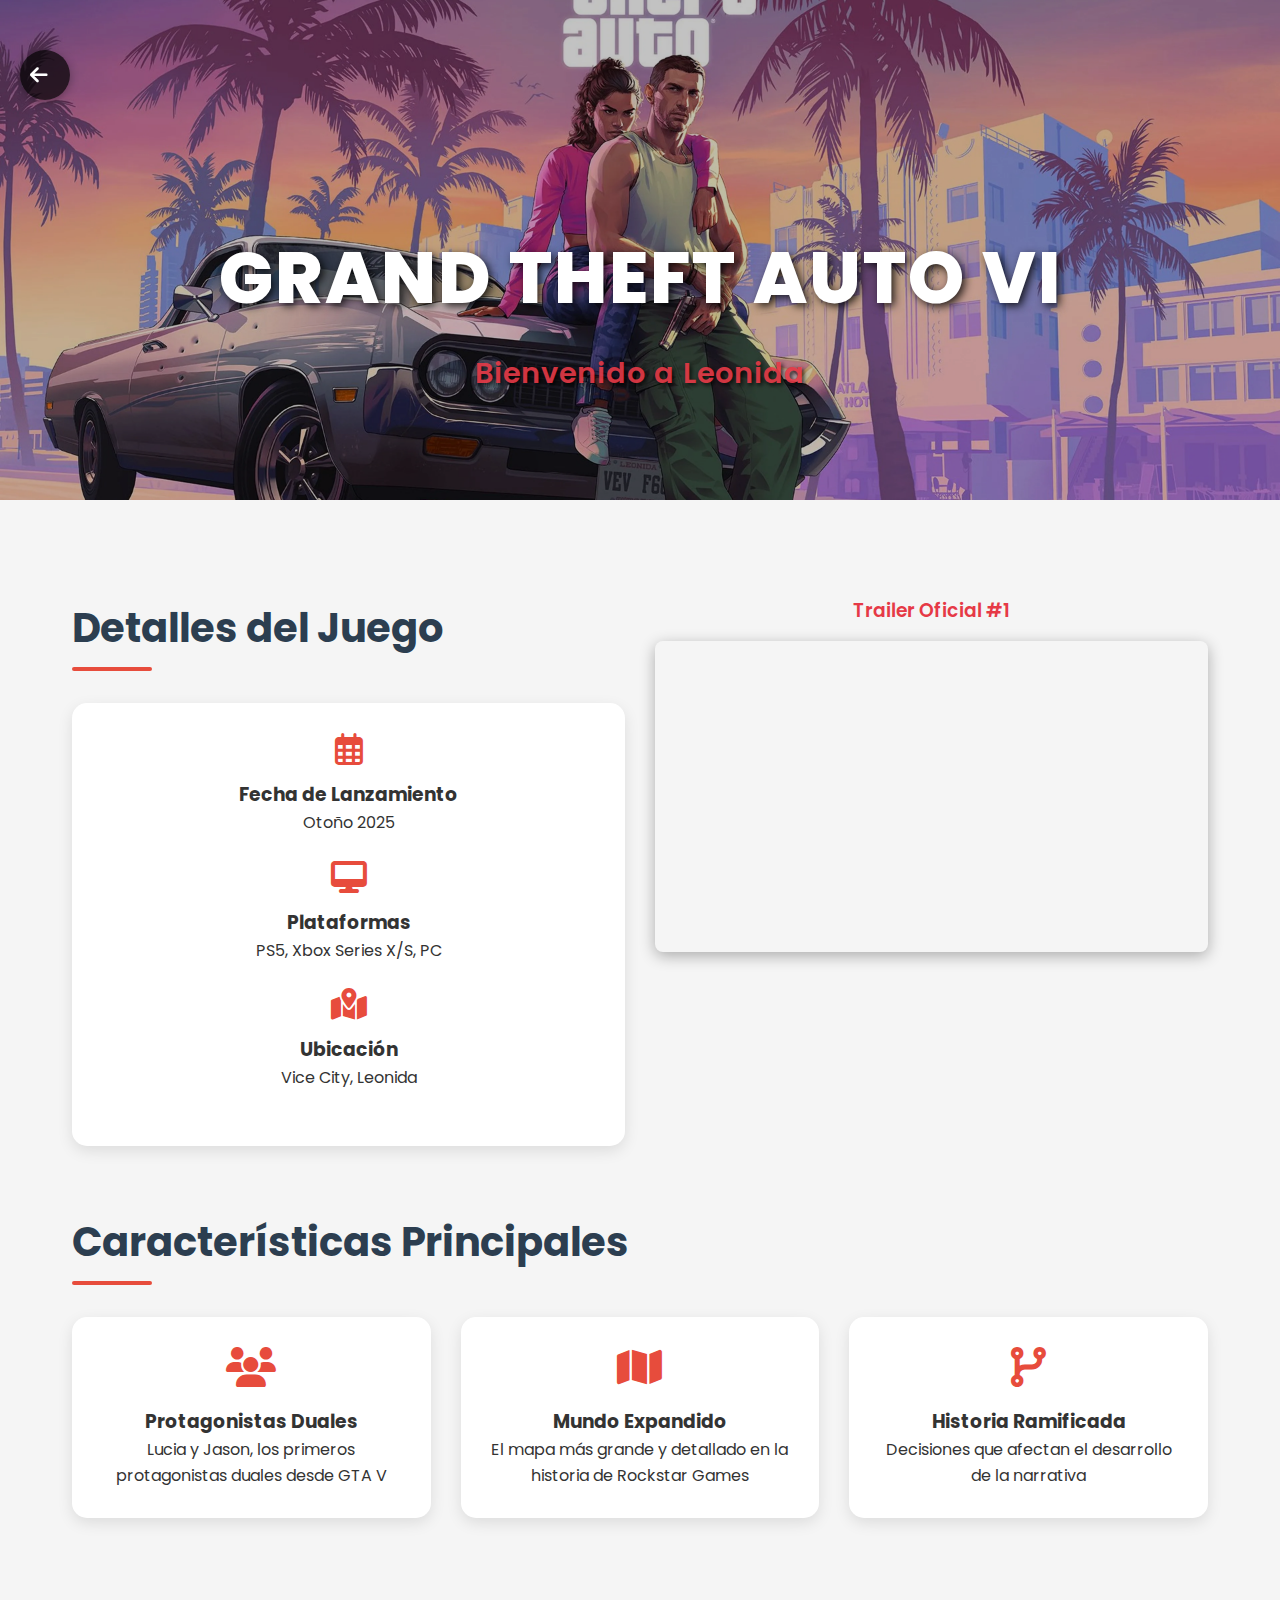
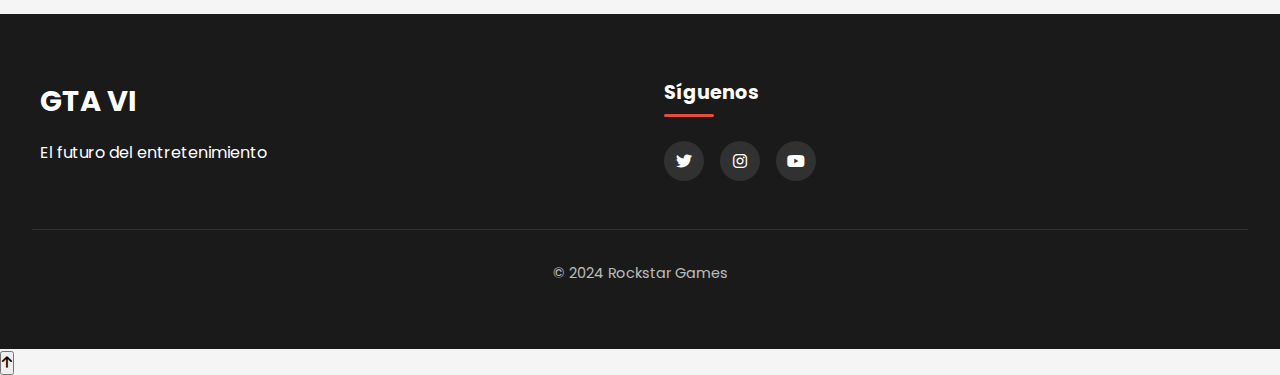
<file: gta6.html>
<!DOCTYPE html>
<html lang="es">
<head>
    <meta charset="UTF-8">
    <meta name="viewport" content="width=device-width, initial-scale=1.0">
    <title>GTA VI - Detalles y Novedades</title>
    <link href="https://fonts.googleapis.com/css2?family=Poppins:wght@400;600;700&display=swap" rel="stylesheet">
    <link rel="stylesheet" href="styles.css">
    <link rel="stylesheet" href="https://cdnjs.cloudflare.com/ajax/libs/font-awesome/6.4.0/css/all.min.css">
    <style>
        /* Estilos específicos para la página de GTA VI */
        .back-button {
            position: fixed;
            top: 20px;
            left: 20px;
            background-color: rgba(0, 0, 0, 0.7);
            color: white;
            border: none;
            border-radius: 50%;
            width: 50px;
            height: 50px;
            font-size: 20px;
            display: flex;
            align-items: center;
            justify-content: center;
            cursor: pointer;
            z-index: 100;
            transition: all 0.3s ease;
            box-shadow: 0 2px 10px rgba(0, 0, 0, 0.3);
            text-decoration: none;
        }
        
        .back-button:hover {
            background-color: #e63946;
            transform: scale(1.1);
            box-shadow: 0 4px 15px rgba(230, 57, 70, 0.5);
        }
        
        .back-button i {
            position: relative;
            left: -1px; /* Ajuste fino para centrar la flecha */
        }
        
        /* Estilos para el encabezado con imagen de fondo */
        .gta-header {
            background-image: url('./imatges/gta-6-cover.webp');
            background-size: cover;
            background-position: center;
            background-repeat: no-repeat;
            position: relative;
            height: 500px; /* Añadido para asegurar que el header tenga altura suficiente */
        }
        
        .header-overlay {
            background: rgba(0, 0, 0, 0.6);
            position: absolute;
            top: 0;
            left: 0;
            width: 100%;
            height: 100%;
        }
        
        .header-content {
            position: relative;
            z-index: 10;
            text-align: center;
            padding-top: 180px;
        }
        
        .header-content h1 {
            font-size: 4.5rem;
            font-weight: 800;
            color: #fff;
            text-shadow: 3px 3px 8px rgba(0, 0, 0, 0.8);
            margin-bottom: 15px;
            letter-spacing: 2px;
            text-transform: uppercase;
        }
        
        .header-content .tagline {
            font-size: 1.8rem;
            color: #e63946;
            text-shadow: 2px 2px 4px rgba(0, 0, 0, 0.9);
            font-weight: 600;
            letter-spacing: 1px;
        }
        
        /* Estilos para el contenedor de video */
        .video-container {
            position: relative;
            width: 100%;
            overflow: hidden;
            border-radius: 8px;
            box-shadow: 0 4px 15px rgba(0, 0, 0, 0.3);
        }
        
        .video-container iframe {
            width: 100%;
            height: 450px;
            border: none;
        }
        
        .media-title {
            margin-bottom: 15px;
            color: #e63946;
            font-weight: 600;
            text-align: center;
        }
        
        @media (max-width: 768px) {
            .video-container iframe {
                height: 300px;
            }
        }
    </style>
</head>
<body>
    <a href="index.html" class="back-button" id="backButton" title="Volver al inicio">
        <i class="fas fa-arrow-left"></i>
    </a>
    
    <!-- Resto del contenido de la página de GTA VI -->
    <header class="hero-header gta-header">
        <div class="header-overlay"></div>
        <div class="header-content">
            <h1>Grand Theft Auto VI</h1>
            <p class="tagline">Bienvenido a Leonida</p>
        </div>
    </header>

    <div class="container">
        <!-- Removing the duplicate back button -->

        <section class="section-wrapper">
            <div class="gta-info-grid">
                <div class="gta-main-info">
                    <h2 class="section-title">Detalles del Juego</h2>
                    <div class="info-card">
                        <div class="info-item">
                            <i class="far fa-calendar-alt"></i>
                            <h3>Fecha de Lanzamiento</h3>
                            <p>Otoño 2025</p>
                        </div>
                        <div class="info-item">
                            <i class="fas fa-desktop"></i>
                            <h3>Plataformas</h3>
                            <p>PS5, Xbox Series X/S, PC</p>
                        </div>
                        <div class="info-item">
                            <i class="fas fa-map-marked-alt"></i>
                            <h3>Ubicación</h3>
                            <p>Vice City, Leonida</p>
                        </div>
                    </div>
                </div>

                <div class="gta-media">
                    <h3 class="media-title">Trailer Oficial #1</h3>
                    <div class="video-container">
                        <iframe width="800" height="450" src="https://www.youtube.com/embed/QdBZY2fkU-0" 
                            title="GTA VI - Trailer Oficial" frameborder="0" 
                            allow="accelerometer; autoplay; clipboard-write; encrypted-media; gyroscope; picture-in-picture" 
                            allowfullscreen></iframe>
                    </div>
                </div>
            </div>
        </section>

        <section class="section-wrapper">
            <h2 class="section-title">Características Principales</h2>
            <div class="features-grid">
                <div class="feature-card">
                    <i class="fas fa-users"></i>
                    <h3>Protagonistas Duales</h3>
                    <p>Lucia y Jason, los primeros protagonistas duales desde GTA V</p>
                </div>
                <div class="feature-card">
                    <i class="fas fa-map"></i>
                    <h3>Mundo Expandido</h3>
                    <p>El mapa más grande y detallado en la historia de Rockstar Games</p>
                </div>
                <div class="feature-card">
                    <i class="fas fa-code-branch"></i>
                    <h3>Historia Ramificada</h3>
                    <p>Decisiones que afectan el desarrollo de la narrativa</p>
                </div>
            </div>
        </section>
    </div>

    <footer class="site-footer">
        <div class="footer-content">
            <div class="footer-logo">
                <h3>GTA VI</h3>
                <p>El futuro del entretenimiento</p>
            </div>
            <div class="footer-social">
                <h4>Síguenos</h4>
                <div class="social-icons">
                    <a href="#" class="social-icon"><i class="fab fa-twitter"></i></a>
                    <a href="#" class="social-icon"><i class="fab fa-instagram"></i></a>
                    <a href="#" class="social-icon"><i class="fab fa-youtube"></i></a>
                </div>
            </div>
        </div>
        <div class="footer-bottom">
            <p class="copyright">© 2024 Rockstar Games</p>
        </div>
    </footer>

    <button class="scroll-top" id="scrollTop">
        <i class="fas fa-arrow-up"></i>
    </button>

    <script>
        document.addEventListener('DOMContentLoaded', function() {
            const scrollBtn = document.getElementById('scrollTop');
            const backBtn = document.getElementById('backButton');
            
            // Modificar el comportamiento del botón de volver
            backBtn.addEventListener('click', function(e) {
                e.preventDefault();
                // Obtener la posición guardada o usar 0 si no hay ninguna
                const savedPosition = localStorage.getItem('indexScrollPosition') || 0;
                // Guardar la URL con el parámetro de posición
                window.location.href = 'index.html?scrollTo=' + savedPosition;
            });
            
            window.addEventListener('scroll', function() {
                if (window.pageYOffset > 300) {
                    scrollBtn.classList.add('visible');
                } else {
                    scrollBtn.classList.remove('visible');
                }
            });
            
            scrollBtn.addEventListener('click', function() {
                window.scrollTo({top: 0, behavior: 'smooth'});
            });
        });
    </script>
</body>
</html>
</file>
<file: styles.css>
:root {
    --primary-color: #2c3e50;
    --accent-color: #e74c3c;
    --secondary-accent: #3498db;
    --tertiary-accent: #2ecc71;
    --bg-color: #f5f5f5;
    --card-bg: #ffffff;
    --text-color: #333;
    --header-bg: #1a1a1a;
    --nintendo-color: #e60012;
    --playstation-color: #003791;
    --xbox-color: #107c10;
    --shadow-sm: 0 4px 6px rgba(0,0,0,0.05);
    --shadow-md: 0 8px 15px rgba(0,0,0,0.1);
    --shadow-lg: 0 15px 30px rgba(0,0,0,0.15);
    --gradient-primary: linear-gradient(135deg, var(--accent-color), #c0392b);
    --gradient-secondary: linear-gradient(135deg, var(--secondary-accent), #2980b9);
    --gradient-dark: linear-gradient(135deg, #2c3e50, #1a1a2e);
    --border-radius: 12px;
    --transition-fast: all 0.2s ease;
    --transition-normal: all 0.3s ease;
}

* {
    margin: 0;
    padding: 0;
    box-sizing: border-box;
    font-family: 'Poppins', 'Segoe UI', sans-serif;
}

body {
    background-color: var(--bg-color);
    color: var(--text-color);
    line-height: 1.6;
    overflow-x: hidden;
}

/* Improved Header Styles */
.hero-header {
    background: var(--gradient-dark);
    color: white;
    padding: 5rem 2rem;
    text-align: center;
    position: relative;
    overflow: hidden;
    height: 50vh;
    min-height: 400px;
    display: flex;
    align-items: center;
    justify-content: center;
}

.header-overlay {
    position: absolute;
    top: 0;
    left: 0;
    right: 0;
    bottom: 0;
    background: url('/api/placeholder/1600/900') center/cover no-repeat;
    opacity: 0.4;
    z-index: 0;
}

.header-content {
    position: relative;
    z-index: 1;
    max-width: 1200px;
    width: 100%;
}

.hero-header h1 {
    font-size: 4rem;
    margin-bottom: 1rem;
    text-transform: uppercase;
    letter-spacing: 3px;
    font-weight: 700;
    text-shadow: 0 2px 10px rgba(0,0,0,0.5);
}

.tagline {
    font-size: 1.5rem;
    margin-bottom: 2rem;
    opacity: 0.9;
    font-weight: 300;
}

.main-navigation {
    margin-top: 2.5rem;
}

.nav-list {
    list-style: none;
    padding: 0;
    margin: 0;
    display: flex;
    justify-content: center;
    gap: 2rem;
    flex-wrap: wrap;
}

.nav-item {
    margin: 0;
    padding: 0;
}

.nav-link {
    color: #fff;
    text-decoration: none;
    font-weight: 600;
    padding: 0.7rem 1.5rem;
    border-radius: 30px;
    transition: var(--transition-normal);
    display: flex;
    align-items: center;
    gap: 0.5rem;
    background-color: rgba(255, 255, 255, 0.1);
    backdrop-filter: blur(5px);
}

.nav-link:hover {
    background-color: var(--accent-color);
    transform: translateY(-3px);
    box-shadow: var(--shadow-md);
}

.nav-link i {
    font-size: 1.1rem;
}

/* Container and Section Styles */
.container {
    max-width: 1200px;
    margin: 0 auto;
    padding: 2rem;
}

.section-wrapper {
    margin: 4rem 0;
    position: relative;
}

.section-title {
    color: var(--primary-color);
    margin-bottom: 2rem;
    font-size: 2.5rem;
    position: relative;
    padding-bottom: 0.7rem;
    font-weight: 700;
}

.section-title::after {
    content: '';
    position: absolute;
    bottom: 0;
    left: 0;
    width: 80px;
    height: 4px;
    background: var(--accent-color);
    border-radius: 4px;
}

/* Game Grid and Cards */
.game-grid {
    display: grid;
    grid-template-columns: repeat(auto-fit, minmax(320px, 1fr));
    gap: 2.5rem;
    margin: 2rem 0;
}

.featured-launches {
    grid-template-columns: 1fr 1fr 1fr;
}

.game-card {
    background: var(--card-bg);
    border-radius: var(--border-radius);
    overflow: hidden;
    box-shadow: var(--shadow-md);
    transition: var(--transition-normal);
    display: flex;
    flex-direction: column;
    height: 100%;
}

.game-card:hover {
    transform: translateY(-10px);
    box-shadow: var(--shadow-lg);
}

.game-content {
    padding: 1.5rem;
    flex-grow: 1;
    display: flex;
    flex-direction: column;
}

.game-title {
    color: var(--primary-color);
    margin-bottom: 1rem;
    font-size: 1.5rem;
    font-weight: 700;
    transition: var(--transition-fast);
}

.game-card:hover .game-title {
    color: var(--accent-color);
}

.game-info, .release-info, .platform-info {
    margin-bottom: 1rem;
    font-size: 0.95rem;
    display: flex;
    align-items: center;
    gap: 0.5rem;
}

.game-info i, .release-info i, .platform-info i {
    color: var(--accent-color);
}

.game-description, .featured-description {
    margin-top: auto;
    line-height: 1.7;
}

/* Game Images and Overlays */
.game-image {
    position: relative;
    aspect-ratio: 16/9;
    overflow: hidden;
}

.game-image img {
    width: 100%;
    height: 100%;
    object-fit: cover;
    transition: transform 0.5s ease;
}

.game-card:hover .game-image img {
    transform: scale(1.05);
}

.game-overlay {
    position: absolute;
    inset: 0;
    background: rgba(0,0,0,0.6);
    display: flex;
    align-items: center;
    justify-content: center;
    opacity: 0;
    transition: opacity 0.3s ease;
}

.game-card:hover .game-overlay {
    opacity: 1;
}

.play-trailer {
    padding: 0.8rem 1.8rem;
    background: var(--accent-color);
    color: white;
    border: none;
    border-radius: 30px;
    cursor: pointer;
    font-weight: 600;
    display: flex;
    align-items: center;
    gap: 0.5rem;
    transform: translateY(20px);
    transition: all 0.3s ease;
    box-shadow: 0 4px 15px rgba(231, 76, 60, 0.5);
}

.play-trailer:hover {
    background: #c0392b;
    transform: translateY(0) scale(1.05);
}

.game-card:hover .play-trailer {
    transform: translateY(0);
}

/* Modal for Trailers */
.trailer-modal {
    display: none;
    position: fixed;
    top: 0;
    left: 0;
    width: 100%;
    height: 100%;
    background-color: rgba(0, 0, 0, 0.8);
    z-index: 1000;
    justify-content: center;
    align-items: center;
}

.trailer-modal.active {
    display: flex;
}

.modal-content {
    position: relative;
    width: 90%;
    max-width: 900px;
    max-height: 80vh;
    background-color: #000;
    border-radius: 8px;
    overflow: hidden;
}

.close-modal {
    position: absolute;
    top: 10px;
    right: 10px;
    background: rgba(0, 0, 0, 0.7);
    color: white;
    border: none;
    border-radius: 50%;
    width: 30px;
    height: 30px;
    font-size: 20px;
    cursor: pointer;
    z-index: 10;
    display: flex;
    align-items: center;
    justify-content: center;
}

.video-container {
    position: relative;
    padding-bottom: 56.25%; /* 16:9 aspect ratio */
    height: 0;
    overflow: hidden;
}

.video-container iframe {
    position: absolute;
    top: 0;
    left: 0;
    width: 100%;
    height: 100%;
    border: none;
}

/* Featured and Highlight Sections */
.highlight {
    background: var(--gradient-secondary);
    color: white;
    padding: 3rem;
    border-radius: var(--border-radius);
    margin: 4rem 0;
    box-shadow: var(--shadow-lg);
    position: relative;
    overflow: hidden;
}

.highlight::before {
    content: '';
    position: absolute;
    top: 0;
    left: 0;
    right: 0;
    bottom: 0;
    background: url('/api/placeholder/1200/600') center/cover no-repeat;
    opacity: 0.15;
    z-index: 0;
}

.highlight h2 {
    font-size: 2.5rem;
    margin-bottom: 1.5rem;
    position: relative;
    z-index: 1;
    font-weight: 700;
}

.announcement-content {
    display: flex;
    flex-direction: column;
    align-items: center;
    justify-content: center;
    text-align: center;
    gap: 1.5rem;
    position: relative;
    z-index: 1;
}

.announcement-icon {
    font-size: 3rem;
    margin-bottom: 1rem;
    background: rgba(255, 255, 255, 0.2);
    height: 100px;
    width: 100px;
    display: flex;
    align-items: center;
    justify-content: center;
    border-radius: 50%;
}

.announcement-text {
    font-size: 1.2rem;
    margin-bottom: 1.5rem;
    max-width: 700px;
}

.event-badge {
    background: rgba(255, 255, 255, 0.2);
    padding: 1rem 2rem;
    border-radius: 30px;
    display: inline-flex;
    align-items: center;
    gap: 1rem;
    backdrop-filter: blur(5px);
}

.event-date {
    margin: 0;
}

/* Featured Game Section */
.featured-game {
    position: relative;
}

.featured-image {
    aspect-ratio: 16/9;
    height: auto;
}

.game-badge, .platform-badge {
    position: absolute;
    top: 1rem;
    right: 1rem;
    background: var(--accent-color);
    color: white;
    padding: 0.4rem 1rem;
    border-radius: 20px;
    font-size: 0.8rem;
    font-weight: 600;
    z-index: 2;
}

.nintendo-badge {
    background: var(--nintendo-color);
}

.sony-badge {
    background: var(--playstation-color);
}

.xbox-badge {
    background: var(--xbox-color);
}

/* Premium Game Highlight (GTA VI) */
.premium {
    background: var(--gradient-primary);
}

.featured-banner {
    display: flex;
    flex-direction: column;
    align-items: center;
    justify-content: center;
    text-align: center;
    position: relative;
    z-index: 1;
}

.premium-badge {
    background: rgba(255, 255, 255, 0.9);
    color: var(--accent-color);
    padding: 0.5rem 1.5rem;
    border-radius: 30px;
    font-weight: 700;
    margin-bottom: 1.5rem;
    font-size: 0.9rem;
    transform: rotate(-2deg);
    box-shadow: var(--shadow-sm);
}

.featured-content {
    max-width: 800px;
}

.featured-content .release-date, .featured-content .platforms {
    display: inline-flex;
    align-items: center;
    gap: 0.5rem;
    margin: 0 1rem 1.5rem 1rem;
    background: rgba(0, 0, 0, 0.2);
    padding: 0.5rem 1.5rem;
    border-radius: 30px;
}

.featured-content .description {
    font-size: 1.2rem;
    margin-bottom: 2rem;
    line-height: 1.7;
}

.cta-button {
    background: white;
    color: var(--accent-color);
    border: none;
    padding: 1rem 2.5rem;
    border-radius: 30px;
    font-weight: 700;
    cursor: pointer;
    display: inline-flex;
    align-items: center;
    gap: 0.8rem;
    transition: var(--transition-normal);
    font-size: 1.1rem;
    box-shadow: var(--shadow-md);
}

.cta-button:hover {
    transform: translateY(-5px);
    box-shadow: var(--shadow-lg);
    background: #f9f9f9;
}

/* Nintendo and Sony Specific Styles */
.nintendo {
    border-left: none;
    position: relative;
}

.nintendo::before {
    content: '';
    position: absolute;
    left: 0;
    top: 0;
    height: 100%;
    width: 5px;
    background: var(--nintendo-color);
    border-radius: 3px 0 0 3px;
}

.sony {
    border-left: none;
    position: relative;
}

.sony::before {
    content: '';
    position: absolute;
    left: 0;
    top: 0;
    height: 100%;
    width: 5px;
    background: var(--playstation-color);
    border-radius: 3px 0 0 3px;
}

/* Improved Footer */
.site-footer {
    background: var(--header-bg);
    color: white;
    padding: 4rem 2rem;
    position: relative;
}

.footer-content {
    display: grid;
    grid-template-columns: repeat(auto-fit, minmax(250px, 1fr));
    gap: 3rem;
    max-width: 1200px;
    margin: 0 auto;
}

.footer-logo h3 {
    font-size: 1.8rem;
    margin-bottom: 1rem;
}

.footer-links h4, .footer-social h4 {
    color: white;
    margin-bottom: 1.5rem;
    font-size: 1.2rem;
    position: relative;
    padding-bottom: 0.5rem;
}

.footer-links h4::after, .footer-social h4::after {
    content: '';
    position: absolute;
    left: 0;
    bottom: 0;
    width: 50px;
    height: 3px;
    background: var(--accent-color);
    border-radius: 3px;
}

.footer-links ul {
    list-style: none;
    padding: 0;
}

.footer-links a {
    color: rgba(255, 255, 255, 0.8);
    text-decoration: none;
    display: block;
    padding: 0.5rem 0;
    transition: var(--transition-fast);
}

.footer-links a:hover {
    color: var(--accent-color);
    transform: translateX(5px);
}

.social-icons {
    display: flex;
    gap: 1rem;
}

.social-icon {
    display: flex;
    align-items: center;
    justify-content: center;
    width: 40px;
    height: 40px;
    border-radius: 50%;
    background: rgba(255, 255, 255, 0.1);
    color: white;
    text-decoration: none;
    transition: var(--transition-normal);
}

.social-icon:hover {
    background: var(--accent-color);
    transform: translateY(-5px);
}

.footer-bottom {
    margin-top: 3rem;
    padding-top: 2rem;
    border-top: 1px solid rgba(255, 255, 255, 0.1);
    text-align: center;
    display: flex;
    flex-direction: column;
    align-items: center;
    gap: 1rem;
}

.copyright, .legal {
    opacity: 0.7;
    font-size: 0.9rem;
}

.legal-links {
    display: flex;
    gap: 2rem;
    margin-top: 1rem;
}

.legal-links a {
    color: rgba(255, 255, 255, 0.7);
    text-decoration: none;
    transition: var(--transition-fast);
}

.legal-links a:hover {
    color: var(--accent-color);
}

/* Modal for Trailers */
/* Header background image styling */
.hero-header {
    position: relative;
    overflow: hidden;
    min-height: 500px;
    display: flex;
    align-items: center;
    justify-content: center;
}

.header-background {
    position: absolute;
    top: 0;
    left: 0;
    width: 100%;
    height: 100%;
    object-fit: cover;
    z-index: 0;
}

.header-overlay {
    position: absolute;
    top: 0;
    left: 0;
    width: 100%;
    height: 100%;
    background: rgba(0, 0, 0, 1.25); /* Increased darkness from 1 to 1.25 */
    z-index: 1;
}

.header-content {
    position: relative;
    z-index: 2;
    text-align: center;
    color: #fff;
    padding: 2rem;
    width: 100%;
    max-width: 1200px;
}

.header-content h1 {
    font-size: 3.5rem;
    margin-bottom: 0.5rem;
    text-shadow: 2px 2px 8px rgba(0, 0, 0, 0.8); /* Stronger text shadow */
    letter-spacing: 2px;
}

.header-content .tagline {
    font-size: 1.5rem;
    margin-bottom: 2rem;
    text-shadow: 2px 2px 6px rgba(0, 0, 0, 0.8); /* Stronger text shadow */
    font-weight: 500; /* Slightly bolder */
}

.nav-link {
    color: #fff;
    text-decoration: none;
    font-weight: 600;
    padding: 0.7rem 1.5rem;
    border-radius: 30px;
    transition: var(--transition-normal);
    display: flex;
    align-items: center;
    gap: 0.5rem;
    background-color: rgba(0, 0, 0, 0.5); /* Darker background for buttons */
    backdrop-filter: blur(5px);
    box-shadow: 0 2px 10px rgba(0, 0, 0, 0.3); /* Add shadow to buttons */
    text-shadow: 1px 1px 3px rgba(0, 0, 0, 0.5); /* Text shadow for button text */
}

.nav-link:hover {
    background-color: var(--accent-color);
    transform: translateY(-3px);
    box-shadow: 0 4px 15px rgba(0, 0, 0, 0.4); /* Enhanced shadow on hover */
}

.gta-header {
    background-image: linear-gradient(rgba(0, 0, 0, 0.5), rgba(0, 0, 0, 0.7)), url('/api/placeholder/1920/1080');
    height: 60vh;
}

.back-button {
    display: inline-flex;
    align-items: center;
    padding: 12px 24px;
    background: #2c3e50;
    color: white;
    text-decoration: none;
    border-radius: 30px;
    margin: 30px 0;
    transition: all 0.3s ease;
    font-weight: 600;
}

.back-button i {
    margin-right: 10px;
}

.back-button:hover {
    background: #34495e;
    transform: translateX(-5px);
}

.gta-info-grid {
    display: grid;
    grid-template-columns: 1fr 1fr;
    gap: 30px;
    margin-top: 20px;
}

.info-card {
    background: #fff;
    border-radius: 15px;
    padding: 30px;
    box-shadow: 0 5px 15px rgba(0,0,0,0.1);
}

.info-item {
    text-align: center;
    margin-bottom: 25px;
}

.info-item i {
    font-size: 2em;
    color: #e74c3c;
    margin-bottom: 15px;
}

.features-grid {
    display: grid;
    grid-template-columns: repeat(3, 1fr);
    gap: 30px;
    margin-top: 30px;
}

.feature-card {
    background: #fff;
    padding: 30px;
    border-radius: 15px;
    text-align: center;
    box-shadow: 0 5px 15px rgba(0,0,0,0.1);
    transition: transform 0.3s ease;
}

.feature-card:hover {
    transform: translateY(-5px);
}

.feature-card i {
    font-size: 2.5em;
    color: #e74c3c;
    margin-bottom: 20px;
}

@media (max-width: 768px) {
    .gta-info-grid {
        grid-template-columns: 1fr;
    }
    
    .features-grid {
        grid-template-columns: 1fr;
    }
}

/* Add this to ensure date and platforms stack vertically in game cards */
.game-info {
    display: flex;
    flex-direction: column;
    gap: 8px;
}

.game-info p {
    margin: 0;
}
</file>
